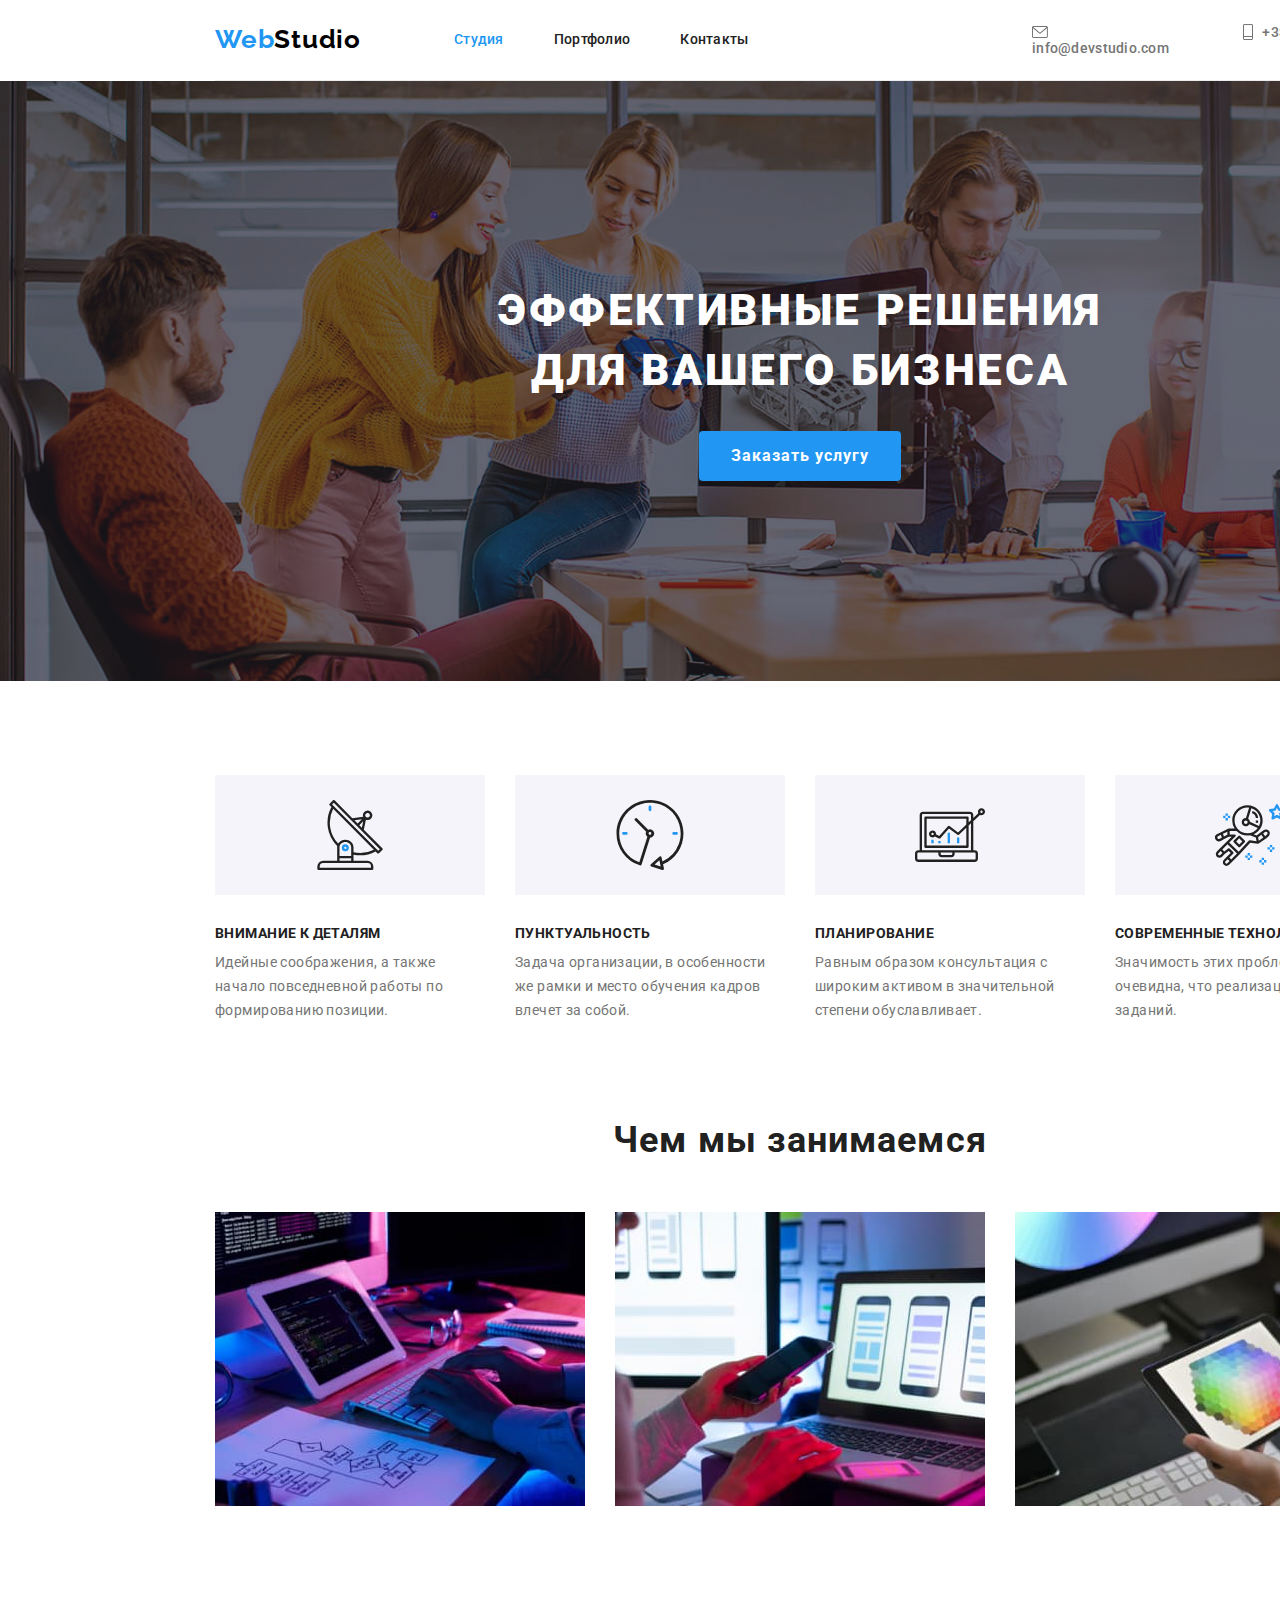
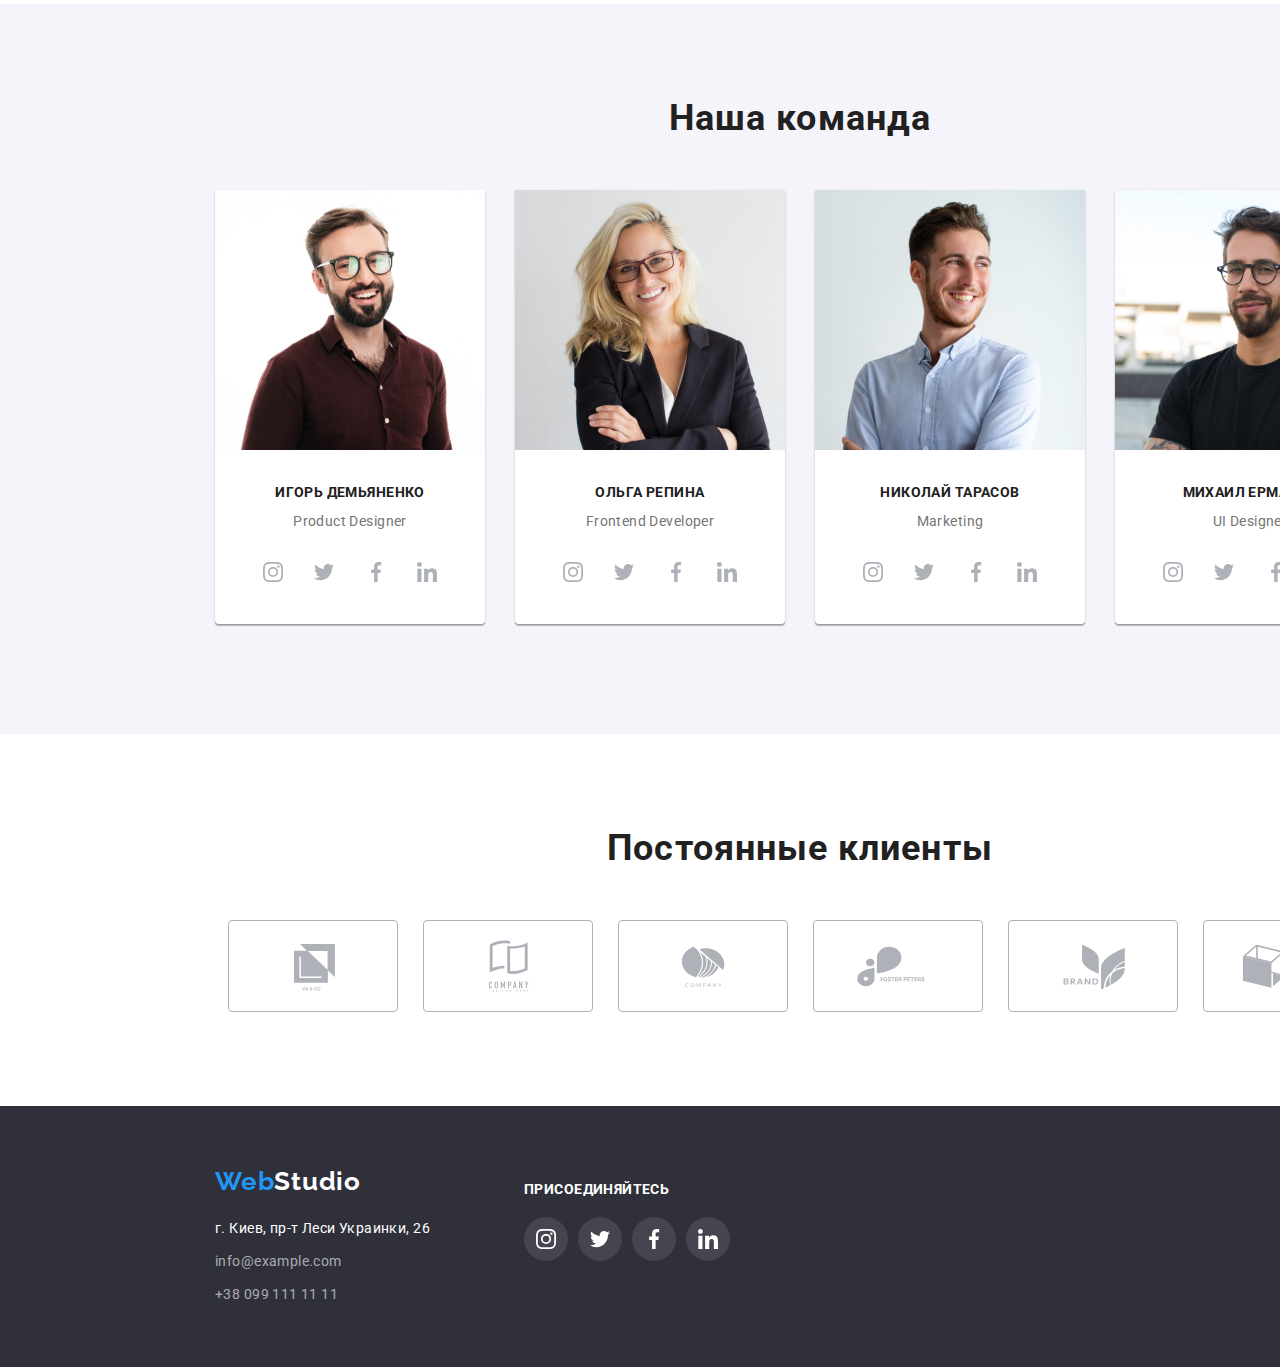
<file: index.html>
<!DOCTYPE html>
<html lang="ru">
  <head>
    <meta charset="UTF-8" />
    <meta http-equiv="X-UA-Compatible" content="IE=edge" />
    <meta name="viewport" content="width=device-width, initial-scale=1.0" />
    <title>Document</title>
    <link
      rel="stylesheet"
      href="https://cdnjs.cloudflare.com/ajax/libs/modern-normalize/1.0.0/modern-normalize.min.css"
    />
    <link
      href="https://fonts.googleapis.com/css2?family=Oleo+Script&family=Raleway:wght@700&family=Roboto:wght@400;500;700;900&display=swap"
      rel="stylesheet"
    />
    <link rel="stylesheet" href="./css/styles.css" />
  </head>
  <body class="page">
    <div class="container head">
      <!-- Header -->
      <header>
        <div class="container-header">
          <nav class="nav">
            <!-- Navigation -->
            <a class="logo" href="./index.html"
              ><span class="logo-web">Web</span>Studio
            </a>
            <ul class="site-nav">
              <li class="item">
                <a href="./index.html" class="link current">Студия</a>
              </li>
              <li class="item">
                <a href="./portfolio.html" class="link">Портфолио</a>
              </li>
              <li class="item"><a href="" class="link">Контакты</a></li>
            </ul>
          </nav>
          <!-- Contacts -->
          <ul class="contacts">
            <li class="item">
              <a href="mailto:info@devstudio.com" class="link mail">
                <svg class="icon-mail" width="16" height="12">
                  <use href="./images/icons.svg#icon-mail"></use>
                </svg>
                <span>info@devstudio.com</span>
              </a>
            </li>
            <li class="item">
              <a href="tel:+380961111111" class="link phone">
                <svg class="icon-phone" width="10" height="16">
                  <use href="./images/icons.svg#icon-phone"></use>
                </svg>
                <span>+38 096 111 11 11</span>
              </a>
            </li>
          </ul>
        </div>
      </header>
    </div>
    <!-- Main content -->
    <main>
      <!-- Section Hero -->
      <section class="hero">
        <div class="container hero overlay">
          <h1 class="hero-title">Эффективные решения для вашего бизнеса</h1>
          <button class="hero-button">Заказать услугу</button>
        </div>
      </section>
      <!-- Section Features -->
      <section class="section">
        <!-- <h2 class="section-title">Свойства</h2> -->
        <div class="container">
          <ul class="feature-list">
            <li class="feature-item">
              <div class="thumb">
                <svg class="icon">
                  <use href="./images/icons.svg#icon-antenna"></use>
                </svg>
              </div>
              <h3 class="title">Внимание к деталям</h3>
              <p class="text">
                Идейные соображения, а также начало повседневной работы по
                формированию позиции.
              </p>
            </li>
            <li class="feature-item">
              <div class="thumb">
                <svg class="icon">
                  <use href="./images/icons.svg#icon-clock"></use>
                </svg>
              </div>
              <h3 class="title">Пунктуальность</h3>
              <p class="text">
                Задача организации, в особенности же рамки и место обучения
                кадров влечет за собой.
              </p>
            </li>
            <li class="feature-item">
              <div class="thumb">
                <svg class="icon">
                  <use href="./images/icons.svg#icon-diagram"></use>
                </svg>
              </div>
              <h3 class="title">Планирование</h3>
              <p class="text">
                Равным образом консультация с широким активом в значительной
                степени обуславливает.
              </p>
            </li>
            <li class="feature-item">
              <div class="thumb">
                <svg class="icon">
                  <use href="./images/icons.svg#icon-astronaut"></use>
                </svg>
              </div>
              <h3 class="title">Современные технологии</h3>
              <p class="text">
                Значимость этих проблем настолько очевидна, что реализация
                плановых заданий.
              </p>
            </li>
          </ul>
        </div>
      </section>
      <!-- Section What we do -->
      <section class="section">
        <div class="container what">
          <h2 class="section-title">Чем мы занимаемся</h2>
          <ul class="work-list">
            <li class="item">
              <a class="a" href=""
                ><img
                  width="370"
                  height="294"
                  src="./images/box1.jpg"
                  alt="экран с программным кодом"
              /></a>
            </li>
            <li class="item">
              <a class="a" href=""
                ><img
                  width="370"
                  height="294"
                  src="./images/box2.jpg"
                  alt="экран с дизайнами для смартфона"
              /></a>
            </li>
            <li class="item">
              <a class="a" href=""
                ><img
                  width="370"
                  height="294"
                  src="./images/box3.jpg"
                  alt="цветовая гамма на планшете"
              /></a>
            </li>
          </ul>
        </div>
      </section>
      <!-- Section Our team -->
      <section class="section team">
        <div class="container team">
          <h2 class="section-title">Наша команда</h2>
          <ul class="team-list">
            <li class="team-item">
              <img
                width="270"
                height="260"
                src="./images/img1.jpg"
                alt="фото игоря демьяненка"
              />
              <h3 class="title">Игорь Демьяненко</h3>
              <p class="text">Product Designer</p>
              <ul class="social-links">
                <li class="social-link">
                  <a class="link" href="">
                    <svg class="icon" width="20" height="20">
                      <use href="./images/icons.svg#icon-instagram"></use>
                    </svg>
                  </a>
                </li>
                <li class="social-link">
                  <a class="link" href="">
                    <svg class="icon" width="20" height="20">
                      <use href="./images/icons.svg#icon-twitter"></use>
                    </svg>
                  </a>
                </li>
                <li class="social-link">
                  <a class="link" href="">
                    <svg class="icon" width="20" height="20">
                      <use href="./images/icons.svg#icon-facebook"></use>
                    </svg>
                  </a>
                </li>
                <li class="social-link">
                  <a class="link" href="">
                    <svg class="icon" width="20" height="20">
                      <use href="./images/icons.svg#icon-linkedin"></use>
                    </svg>
                  </a>
                </li>
              </ul>
            </li>
            <li class="team-item">
              <img
                width="270"
                height="260"
                src="./images/img2.jpg"
                alt="фото ольги репиной"
              />
              <h3 class="title">Ольга Репина</h3>
              <p class="text">Frontend Developer</p>
              <ul class="social-links">
                <li class="social-link">
                  <a class="link" href="">
                    <svg class="icon" width="20" height="20">
                      <use href="./images/icons.svg#icon-instagram"></use>
                    </svg>
                  </a>
                </li>
                <li class="social-link">
                  <a class="link" href="">
                    <svg class="icon" width="20" height="20">
                      <use href="./images/icons.svg#icon-twitter"></use>
                    </svg>
                  </a>
                </li>
                <li class="social-link">
                  <a class="link" href="">
                    <svg class="icon" width="20" height="20">
                      <use href="./images/icons.svg#icon-facebook"></use>
                    </svg>
                  </a>
                </li>
                <li class="social-link">
                  <a class="link" href="">
                    <svg class="icon" width="20" height="20">
                      <use href="./images/icons.svg#icon-linkedin"></use>
                    </svg>
                  </a>
                </li>
              </ul>
            </li>
            <li class="team-item">
              <img
                width="270"
                height="260"
                src="./images/img3.jpg"
                alt="фото николая тарасова"
              />
              <h3 class="title">Николай Тарасов</h3>
              <p class="text">Marketing</p>
              <ul class="social-links">
                <li class="social-link">
                  <a class="link" href="">
                    <svg class="icon" width="20" height="20">
                      <use href="./images/icons.svg#icon-instagram"></use>
                    </svg>
                  </a>
                </li>
                <li class="social-link">
                  <a class="link" href="">
                    <svg class="icon" width="20" height="20">
                      <use href="./images/icons.svg#icon-twitter"></use>
                    </svg>
                  </a>
                </li>
                <li class="social-link">
                  <a class="link" href="">
                    <svg class="icon" width="20" height="20">
                      <use href="./images/icons.svg#icon-facebook"></use>
                    </svg>
                  </a>
                </li>
                <li class="social-link">
                  <a class="link" href="">
                    <svg class="icon" width="20" height="20">
                      <use href="./images/icons.svg#icon-linkedin"></use>
                    </svg>
                  </a>
                </li>
              </ul>
            </li>
            <li class="team-item">
              <img
                width="270"
                height="260"
                src="./images/img4.jpg"
                alt="фото михаила ермакова"
              />
              <h3 class="title">Михаил Ермаков</h3>
              <p class="text">UI Designer</p>
              <ul class="social-links">
                <li class="social-link">
                  <a class="link" href="">
                    <svg class="icon" width="20" height="20">
                      <use href="./images/icons.svg#icon-instagram"></use>
                    </svg>
                  </a>
                </li>
                <li class="social-link">
                  <a class="link" href="">
                    <svg class="icon" width="20" height="20">
                      <use href="./images/icons.svg#icon-twitter"></use>
                    </svg>
                  </a>
                </li>
                <li class="social-link">
                  <a class="link" href="">
                    <svg class="icon" width="20" height="20">
                      <use href="./images/icons.svg#icon-facebook"></use>
                    </svg>
                  </a>
                </li>
                <li class="social-link">
                  <a class="link" href="">
                    <svg class="icon" width="20" height="20">
                      <use href="./images/icons.svg#icon-linkedin"></use>
                    </svg>
                  </a>
                </li>
              </ul>
            </li>
          </ul>
        </div>
      </section>
      <!-- Clients -->
      <section class="section">
        <div class="container">
          <h2 class="section-title">Постоянные клиенты</h2>
          <ul class="clients-list">
            <li class="client-item">
              <a class="client-link" href="">
                <div class="thumb">
                  <svg class="client-icon client1" width="41" height="47">
                    <use href="./images/icons.svg#icon-client1"></use>
                  </svg>
                </div>
              </a>
            </li>
            <li class="client-item">
              <a class="client-link" href="">
                <div class="thumb">
                  <svg class="client-icon client2" width="40" height="52">
                    <use href="./images/icons.svg#icon-client2"></use>
                  </svg>
                </div>
              </a>
            </li>
            <li class="client-item">
              <a class="client-link" href="">
                <div class="thumb">
                  <svg class="client-icon client3" width="44" height="41">
                    <use href="./images/icons.svg#icon-client3"></use>
                  </svg>
                </div>
              </a>
            </li>
            <li class="client-item">
              <a class="client-link" href="">
                <div class="thumb">
                  <svg class="client-icon client4" width="84" height="41">
                    <use href="./images/icons.svg#icon-client4"></use>
                  </svg>
                </div>
              </a>
            </li>
            <li class="client-item">
              <a class="client-link" href="">
                <div class="thumb">
                  <svg class="client-icon client5" width="63" height="46">
                    <use href="./images/icons.svg#icon-client5"></use>
                  </svg>
                </div>
              </a>
            </li>
            <li class="client-item">
              <a class="client-link" href="">
                <div class="thumb">
                  <svg class="client-icon client6" width="94" height="44">
                    <use href="./images/icons.svg#icon-client6"></use>
                  </svg>
                </div>
              </a>
            </li>
          </ul>
        </div>
      </section>
    </main>
    <!-- Footer -->
    <footer>
      <div class="container footer">
        <div class="logo-address">
          <a class="logo footer" href="/index.html"
            ><span class="logo-web">Web</span>Studio
          </a>
          <address class="address">
            г. Киев, пр-т Леси Украинки, 26 <br />
            <a class="link" href="mailto:info@example.com">info@example.com</a>
            <br />
            <a class="link" href="tel:+380991111111">+38 099 111 11 11</a>
          </address>
        </div>
        <div class="join">
          <h2 class="title footer">ПРИСОЕДИНЯЙТЕСЬ</h2>
          <ul class="social-links">
            <li class="social-link">
              <a class="link" href="">
                <svg class="icon" width="20" height="20">
                  <use href="./images/icons.svg#icon-instagram"></use>
                </svg>
              </a>
            </li>
            <li class="social-link">
              <a class="link" href="">
                <svg class="icon" width="20" height="20">
                  <use href="./images/icons.svg#icon-twitter"></use>
                </svg>
              </a>
            </li>
            <li class="social-link">
              <a class="link" href="">
                <svg class="icon" width="20" height="20">
                  <use href="./images/icons.svg#icon-facebook"></use>
                </svg>
              </a>
            </li>
            <li class="social-link">
              <a class="link" href="">
                <svg class="icon" width="20" height="20">
                  <use href="./images/icons.svg#icon-linkedin"></use>
                </svg>
              </a>
            </li>
          </ul>
        </div>
      </div>
    </footer>
  </body>
</html>
</file>
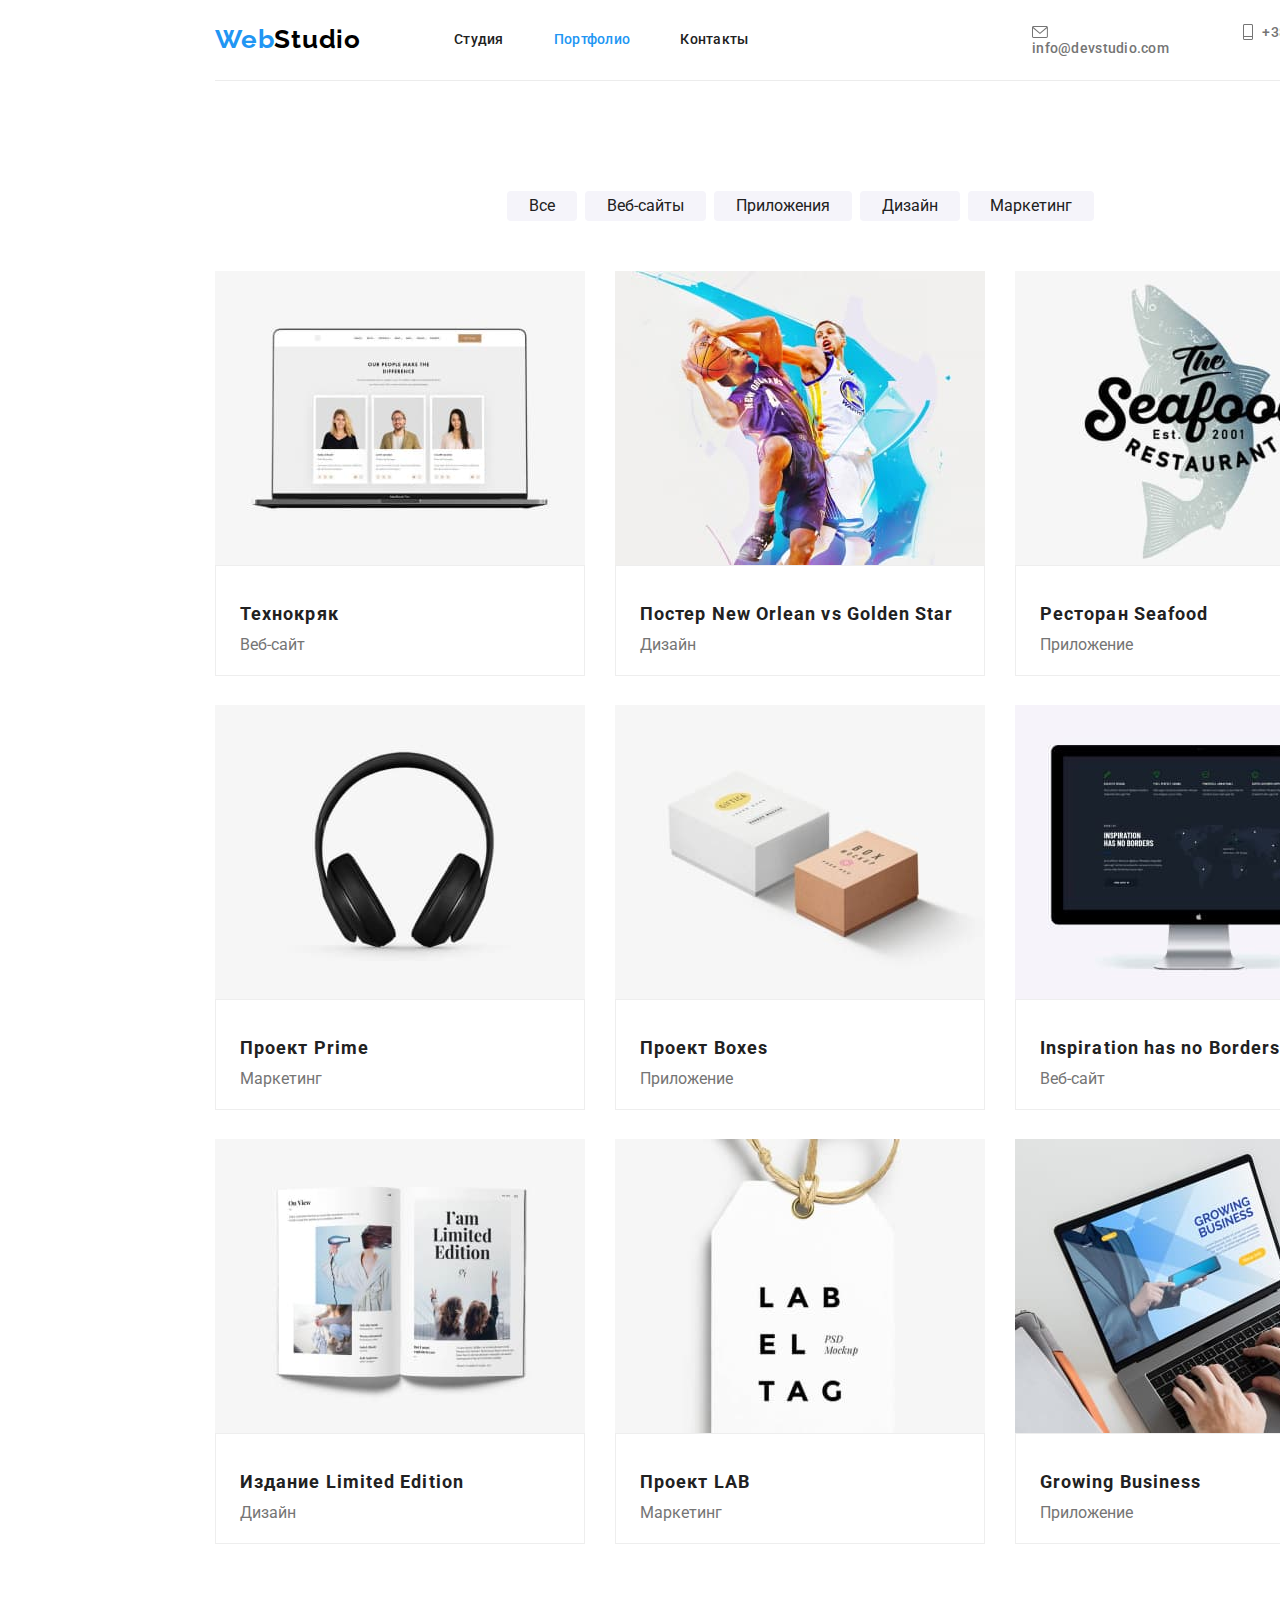
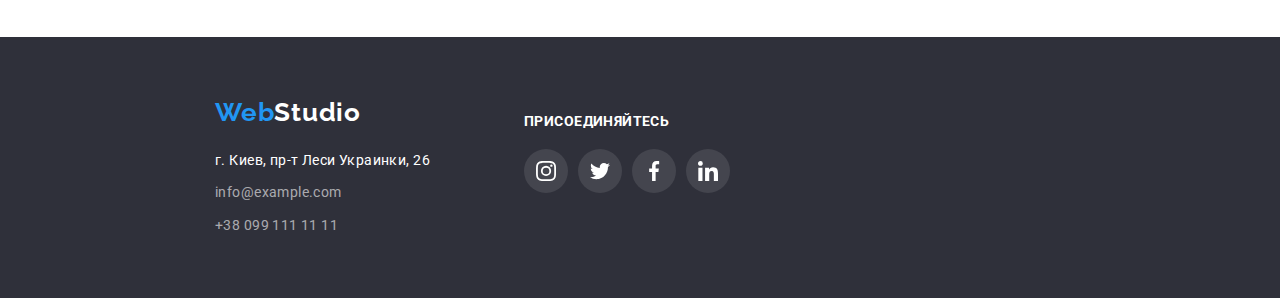
<file: portfolio.html>
<!DOCTYPE html>
<html lang="ru">
  <head>
    <meta charset="UTF-8" />
    <meta http-equiv="X-UA-Compatible" content="IE=edge" />
    <meta name="viewport" content="width=device-width, initial-scale=1.0" />
    <title>Document</title>
    <link
      rel="stylesheet"
      href="https://cdnjs.cloudflare.com/ajax/libs/modern-normalize/1.0.0/modern-normalize.min.css"
    />
    <link
      href="https://fonts.googleapis.com/css2?family=Oleo+Script&family=Raleway:wght@700&family=Roboto:wght@400;500;700;900&display=swap"
      rel="stylesheet"
    />
    <link rel="stylesheet" href="./css/styles.css" />
  </head>
  <body class="page">
    <div class="container head">
      <!-- Header -->
      <header>
        <div class="container-header">
          <nav class="nav">
            <!-- Navigation -->
            <a class="logo" href="./index.html"
              ><span class="logo-web">Web</span>Studio
            </a>
            <ul class="site-nav">
              <li class="item">
                <a href="./index.html" class="link">Студия</a>
              </li>
              <li class="item">
                <a href="./portfolio.html" class="link current">Портфолио</a>
              </li>
              <li class="item"><a href="" class="link">Контакты</a></li>
            </ul>
          </nav>
          <!-- Contacts -->
          <ul class="contacts">
            <li class="item">
              <a href="mailto:info@devstudio.com" class="link mail">
                <svg class="icon-mail" width="16" height="12">
                  <use href="./images/icons.svg#icon-mail"></use>
                </svg>
                <span>info@devstudio.com</span>
              </a>
            </li>
            <li class="item">
              <a href="tel:+380961111111" class="link phone">
                <svg class="icon-phone" width="10" height="16">
                  <use href="./images/icons.svg#icon-phone"></use>
                </svg>
                <span>+38 096 111 11 11</span>
              </a>
            </li>
          </ul>
        </div>
      </header>
    </div>
    <!-- Main content -->
    <main>
      <!-- Section Filter -->
      <section class="filter">
        <div class="container">
          <!-- <h2>Фильтр</h2> -->
          <ul class="filter-list">
            <li class="item">
              <button type="button" class="button">Все</button>
            </li>
            <li class="item">
              <button type="button" class="button">Веб-сайты</button>
            </li>
            <li class="item">
              <button type="button" class="button">Приложения</button>
            </li>
            <li class="item">
              <button type="button" class="button">Дизайн</button>
            </li>
            <li class="item">
              <button type="button" class="button">Маркетинг</button>
            </li>
          </ul>
        </div>
      </section>
      <!-- Section Examples -->
      <section class="examples">
        <div class="container">
          <ul class="example-list">
            <li class="item">
              <a href="" class="link"
                ><img
                  class="card-img"
                  src="./images/potrfolio1.jpg"
                  alt="Сайт с тремя карточками людей"
                  width="370"
                  height="294"
                />
                <div class="card">
                  <h3 class="example-title">Технокряк</h3>
                  <p class="filter-text">Веб-сайт</p>
                </div>
              </a>
            </li>
            <li class="item">
              <a href="" class="link"
                ><img
                  class="card-img"
                  src="./images/portfolio2.jpg"
                  alt="Два баскетболиста"
                  width="370"
                  height="294"
                />
                <div class="card">
                  <h3 class="example-title">
                    Постер New Orlean vs Golden Star
                  </h3>
                  <p class="filter-text">Дизайн</p>
                </div>
              </a>
            </li>
            <li class="item">
              <a href="" class="link"
                ><img
                  class="card-img"
                  width="370"
                  height="294"
                  src="./images/portfolio3.jpg"
                  alt="Логотип The Seafood restaurant"
                />
                <div class="card">
                  <h3 class="example-title">Ресторан Seafood</h3>
                  <p class="filter-text">Приложение</p>
                </div>
              </a>
            </li>
            <li class="item">
              <a href="" class="link"
                ><img
                  class="card-img"
                  width="370"
                  height="294"
                  src="./images/portfolio4.jpg"
                  alt="Наушники"
                />
                <div class="card">
                  <h3 class="example-title">Проект Prime</h3>
                  <p class="filter-text">Маркетинг</p>
                </div>
              </a>
            </li>
            <li class="item">
              <a href="" class="link"
                ><img
                  class="card-img"
                  width="370"
                  height="294"
                  src="./images/portfolio5.jpg"
                  alt="Две коробки"
                />
                <div class="card">
                  <h3 class="example-title">Проект Boxes</h3>
                  <p class="filter-text">Приложение</p>
                </div>
              </a>
            </li>
            <li class="item">
              <a href="" class="link"
                ><img
                  class="card-img"
                  width="370"
                  height="294"
                  src="./images/portfolio6.jpg"
                  alt="Экран мака с картой мира"
                />
                <div class="card">
                  <h3 class="example-title">Inspiration has no Borders</h3>
                  <p class="filter-text">Веб-сайт</p>
                </div>
              </a>
            </li>
            <li class="item">
              <a href="" class="link"
                ><img
                  class="card-img"
                  width="370"
                  height="294"
                  src="./images/portfolio7.jpg"
                  alt="Фотобук"
                />
                <div class="card">
                  <h3 class="example-title">Издание Limited Edition</h3>
                  <p class="filter-text">Дизайн</p>
                </div>
              </a>
            </li>
            <li class="item">
              <a href="" class="link"
                ><img
                  class="card-img"
                  width="370"
                  height="294"
                  src="./images/portfolio8.jpg"
                  alt="Бирка"
                />
                <div class="card">
                  <h3 class="example-title">Проект LAB</h3>
                  <p class="filter-text">Маркетинг</p>
                </div>
              </a>
            </li>
            <li class="item">
              <a href="" class="link"
                ><img
                  class="card-img"
                  width="370"
                  height="294"
                  src="./images/portfolio9.jpg"
                  alt="Руки печатают на ноутбуке"
                />
                <div class="card">
                  <h3 class="example-title">Growing Business</h3>
                  <p class="filter-text">Приложение</p>
                </div>
              </a>
            </li>
          </ul>
        </div>
      </section>
    </main>
    <!-- Footer -->
    <footer>
      <div class="container footer">
        <div class="logo-address">
          <a class="logo footer" href="/index.html"
            ><span class="logo-web">Web</span>Studio
          </a>
          <address class="address">
            г. Киев, пр-т Леси Украинки, 26 <br />
            <a class="link" href="mailto:info@example.com">info@example.com</a>
            <br />
            <a class="link" href="tel:+380991111111">+38 099 111 11 11</a>
          </address>
        </div>
        <div class="join">
          <h2 class="title footer">ПРИСОЕДИНЯЙТЕСЬ</h2>
          <ul class="social-links">
            <li class="social-link">
              <a class="link" href="">
                <svg class="icon" width="20" height="20">
                  <use href="./images/icons.svg#icon-instagram"></use>
                </svg>
              </a>
            </li>
            <li class="social-link">
              <a class="link" href="">
                <svg class="icon" width="20" height="20">
                  <use href="./images/icons.svg#icon-twitter"></use>
                </svg>
              </a>
            </li>
            <li class="social-link">
              <a class="link" href="">
                <svg class="icon" width="20" height="20">
                  <use href="./images/icons.svg#icon-facebook"></use>
                </svg>
              </a>
            </li>
            <li class="social-link">
              <a class="link" href="">
                <svg class="icon" width="20" height="20">
                  <use href="./images/icons.svg#icon-linkedin"></use>
                </svg>
              </a>
            </li>
          </ul>
        </div>
      </div>
    </footer>
  </body>
</html>
</file>
<file: css/styles.css>
:root {
    --primary-text-color: #757575;
    --title-text-color: #212121;
    --accent-color: #2196F3;
    --accent-background-color: #2F303A;
    --primary-bg-color: #FFFFFF;
    --second-bg-color: #F5F4FA;
}

body {
    margin: 0 auto;
    width: 1600px;
    background-color: var(--primary-bg-color);
    color: var(--primary-text-color);
    font-family: 'Roboto',sans-serif;
}

.container {
    width: 1200px;
    margin-left: auto;
    margin-right: auto;
    padding: 94px 15px;
}

.container.head {
    padding: 0 15px;
}

/* Header */
header {
    border-bottom: solid 1px #ececec;
} 

.container-header {
    display: flex;
    align-items: center;
}

/* Navigation */
.nav {
    display: flex;
    align-items: center;
}

.logo {
    margin-right: 93px;
    color: black;
    text-decoration: none;

    font-family: 'Raleway',sans-serif;
    font-weight: 700;
    font-size: 26px;
    line-height: 1.2;
    letter-spacing: 0.03em;
}

.logo-web {
    color: var(--accent-color);
}

.site-nav {
    display: flex;
    list-style: none;
    margin: 0;
    padding: 0;
}

.site-nav .item:not(:last-child) {
    margin-right: 50px;
}

.site-nav .link {
    display: block;
    padding-top: 32px;
    padding-bottom: 32px;
    color: var(--title-text-color); 
    font-weight: 500;
    font-size: 14px;
    line-height: 1.14;
    letter-spacing: 0.02em;
}

.site-nav .link:hover,
.site-nav .link:focus {
    color: var(--accent-color);
}

.site-nav .link.current{
    color: var(--accent-color);
    text-decoration: none;
}

.link {
    text-decoration: none;
}

/* Contacts */
.contacts {
    display: flex;
    list-style: none;
    margin-left: auto;
    margin-right: 0px;;
    padding: 0;

    font-weight: 500;
    font-size: 14px;
    line-height: 16px;
    letter-spacing: 0.02em;
}

.contacts .link {
    display: block;
    color: rgba(117, 117, 117, 1);
    width: 161px;
}
.link.phone {
    width: 142px;
}
.contacts .item {
    /* width: 161px;
    height: 16px; */
    align-items: center;
}

.contacts .item+.item {
    margin-left: 50px;
}

.contacts .link:hover,
.contacts .link:focus {
    color: var(--accent-color);
}

.contacts .link:hover .icon,
.contacts .link:focus .icon {
    color: var(--accent-color);
}

.contacts span {
    vertical-align: baseline;
}

.icon-mail {
    fill: currentColor;
    vertical-align: bottom;
    margin-bottom: 2px;
    margin-right: 6px;
}
.icon-phone {
    fill: currentColor;
    vertical-align: bottom;
    margin-right: 6px;
}
/* Section Hero */
.hero {
    background-color: var(--accent-background-color);
    color: #FFFFFF;
}
 
.container.hero.overlay {
    padding-top: 0;
    height: 600px;
    text-align: center;
}

.overlay {
    width: 1600px;
    height: 600px;
    background-color:#212121;
    background-image: linear-gradient(
        to right, rgba(47, 48, 58, 0.4), rgba(47, 48, 58, 0.4)
    ), url(../images/hero-img.jpg);
    background-position: center;
}

.hero-title {
    display: block;
    margin: 0;
    margin-right: auto;
    margin-left: auto;
    width: 696px;
    padding-top: 200px;
    padding-bottom: 30px;
    font-weight: 900;
    font-size: 44px;
    line-height: 1.36;
    text-align: center;
    letter-spacing: 0.06em;
    text-transform: uppercase;
}

.hero-button {
    background-color: var(--accent-color);
    border: none;
    color: var(--primary-bg-color);
    padding: 10px 32px;
    text-decoration: none;
    border-radius: 4px;
    margin-left: auto;
    margin-right: auto;
    cursor: pointer;

    font-family: 'Roboto';
    font-style: normal;
    font-weight: 700;
    font-size: 16px;
    line-height: 1.88;
    align-items: center;
    text-align: center;
    letter-spacing: 0.06em;
}

/* Section Features */
.section-title {
    color: var(--title-text-color);
    font-weight: 700;
    font-size: 36px;
    line-height: 1.16;
    text-align: center;
    letter-spacing: 0.03em;
    margin-top: 0;
    margin-bottom: 50px;
}

.section.titles {
    font-weight: 700;
    font-size: 14px;
    line-height: 16px;
    letter-spacing: 0.03em;
}

.title {
    margin-top: 0;
    margin-bottom: 10px;
    font-family: Roboto;
    font-size: 14px;
    font-weight: 700;
    line-height: 16px;
    letter-spacing: 0.03em;
    text-align: left;
    color: var(--title-text-color);
    text-transform: uppercase;
}

.text{
    margin: 0;
    font-size: 14px;
    line-height: 1.71;
    letter-spacing: 0.03em;
}

.feature-list {
    display: flex;
    list-style: none;
    padding: 0;
    margin: 0;
}

.feature-item:not(:last-child){
   margin-right: 30px;
}

.feature-item {
    border-radius: 4px;
    width: 270px;
    height: 251px;
}
.feature-item .thumb {
width: 270px;
height: 120px;
padding: 25px 100px;
background-color: var(--second-bg-color);
margin-bottom: 30px;
}

.feature-item .icon {
    margin: auto;
    width: 70px;
    height: 70px;
}

/* Section What we do */
.container.what {
    padding-top: 0;
}

.work-list {
    display: flex;
    justify-content: space-between;
    list-style: none;
    margin: 0;
    padding: 0;
}

/* Section Our team */
.section.team {
    background-color: var(--second-bg-color);
}

.container.team {
    margin-left: auto;
    margin-right: auto;
    padding-top: 94px;
    padding-bottom: 94px;
}

.team-list {
    display: flex;
    justify-content: space-between;

    list-style: none;
    margin-top: 50px;
    padding: 0;
}

.team-list .title {
    color: var(--title-text-color);
    text-align: center;
    margin-top: 30px;
}

.team-item {
    text-align: center;
    background-color: var(--primary-bg-color);
    box-shadow: 0px 1px 3px rgba(0, 0, 0, 0.12),
    0px 1px 1px rgba(0, 0, 0, 0.14),
    0px 2px 1px rgba(0, 0, 0, 0.2);
    border-radius: 0px 0px 4px 4px;
}

.team-item .social-links {
    margin-bottom: 30px;
}


.social-links {
    list-style: none;
    display: flex;
    justify-content: space-around;
    margin: 16px 32px 30px 32px;
    padding: 0;
    cursor: pointer;
}

.social-link {
    width: 44px;
    height: 44px;
    border-radius: 50%;
}

.social-link:hover {
    background-color: var(--accent-color);
}

.team-item .link {
    color: #AFB1B8;;
    fill: currentColor;
}

.link-item .social-link:not(:last-child) {
    margin-right: 10px;
}

.team-item .social-link:hover {
    background-color: var(--accent-color);
}
.team-item .social-link:hover .icon {
    fill: var(--primary-bg-color);
}
.team-item .link {
    display: block;
    color: #FFFFFF;
    fill: currentColor;
    margin: 12px 12px;
}

.team-item .icon {
    color: #AFB1B8;
    fill: currentColor;
}

.team-item .link:hover {
    fill: var(--primary-bg-color);
}

/* Clients */
.clients-list {
    display: flex;
    margin: 0;
    padding: 0;
    justify-content:space-around;
}

.client-item {
    list-style: none;
}
.client-link {
    display: block;
    width: 170px;
    height: 92px;
    border: 1px solid #AFB1B8;
    box-sizing: border-box;
    border-radius: 4px;
}

.client-link:hover {
    border: 1px solid var(--accent-color);
}

.client-link:hover .client-icon {
    fill: var(--accent-color);
}

.client-item .link {
    display: inline-block;
    width: 106px;
    height: 60px;
    margin: 16px 32px;
}

.client-link .thumb {
    width: 106px;
    height: 60px;
    margin: 16px 32px;
}

.client-icon {
    display: inline-block;
    color: #AFB1B8;
    fill: currentColor;
}
.client1 {
    margin: 7px 33px;
}

.client2 {
    margin: 3px 33px 5px 33px;
}

.client3 {
    margin: 9px 33px 10px 30px;
}

.client4 {
    margin: 9px 11px 11px 11px;
}

.client5 {
    margin: 7px 22px;
}

.client6 {
    margin: 7px 6px 9px 6px;
}

/* Footer */
footer {
    background-color: var(--accent-background-color);
}

.container.footer {
    display: flex;
    align-items:center;
    padding-top: 60px;
    padding-bottom: 60px;
}

.logo.footer{
    color: #FFFFFF;
}

.address {
    margin-top: 20px;
    color: #FFFFFF;
    font-style: normal;
    font-weight: 400;
    font-size: 14px;
    line-height: 1.7;
    letter-spacing: 0.03em;
}

.address .link{
    display: inline-block;
    margin-top: 9px;
    color: rgba(255, 255, 255, 0.6);

}

.address .link:hover,
.address .link:focus {
    color:var(--accent-color)
}
.logo-address {
    margin-right: 70px;
}

.title.footer {
    color: var(--primary-bg-color);
    margin-bottom: 20px;
}

.join .social-links {
    margin-left: 0;
}

.join .social-link {
    background: rgba(255, 255, 255, 0.1);
    color: #FFFFFF;
}

.join .social-link:not(:last-child){
    margin-right: 10px;
}

.join .social-link:hover {
    background-color: var(--accent-color);
}

.join .link {
    display: block;
    color: #FFFFFF;
    fill: currentColor;
    margin: 12px 12px;
}

/* Section Filter */
.filter .container {
    padding-bottom: 34px;
}

.filter-list {
    display: flex;
    justify-content: center;
    padding: 0;
    margin-right: auto;
    margin-left: auto;
    list-style: none;
    font-weight: 500;
    font-size: 16px;
    line-height: 1.62;
    text-align: center;
    letter-spacing: 0.03em;
}

/* Button */
.button {
    border: 0ch;
    text-align: center;
    color: var(--title-text-color);
    background-color: var(--second-bg-color); 
    cursor: pointer;
    padding: 6px 22px;
    border-radius: 4px;
}

.filter-list .button:hover,
.filter-list .button:focus {
    color: var(--primary-bg-color);
    background-color: var(--accent-color);
    box-shadow: 0px 3px 1px rgba(0, 0, 0, 0.1),
    0px 1px 2px rgba(0, 0, 0, 0.08),
    0px 2px 2px rgba(0, 0, 0, 0.12);;
}

.filter-list .item:not(:last-child){
    margin-right: 8px;
}

/* Section Examples */
.examples .container {
    padding-top: 0;
}

.example-list {
    display: flex;
    flex-wrap: wrap;
    margin: 0;
    padding: 0;

    font-family: inherit;
    list-style: none;
}

.example-list .item {
    margin-right: 30px;
    margin-bottom: 30px;
    width: 370px;
    height: 404px;
} 

.example-list .item:hover {
    box-shadow: 0px 4px 4px rgba(0, 0, 0, 0.25),
    0px 4px 4px rgba(0, 0, 0, 0.25);
}

.example-list .item:nth-last-child(-n + 3){
    margin-bottom: 0;
}

.example-list .item:nth-child(3n) {
    margin-right: 0;
}

.card {
    border: solid 1px #EEEEEE;
    padding-top: 30px;
    padding-right: 24px;
    padding-bottom: 20px;
    padding-left: 24px;
}

.card-img {
    display: block;
}

.example-title {
    margin-top: 0;
    margin-bottom: 4px;

    color: var(--title-text-color);
    font-style: normal;
    font-weight: 700;
    font-size: 18px;
    line-height: 2;
    letter-spacing: 0.06em;
}

.filter-text {
    color: var(--primary-text-color);
    margin-top: 0;
    margin-bottom: 0;
}
</file>
